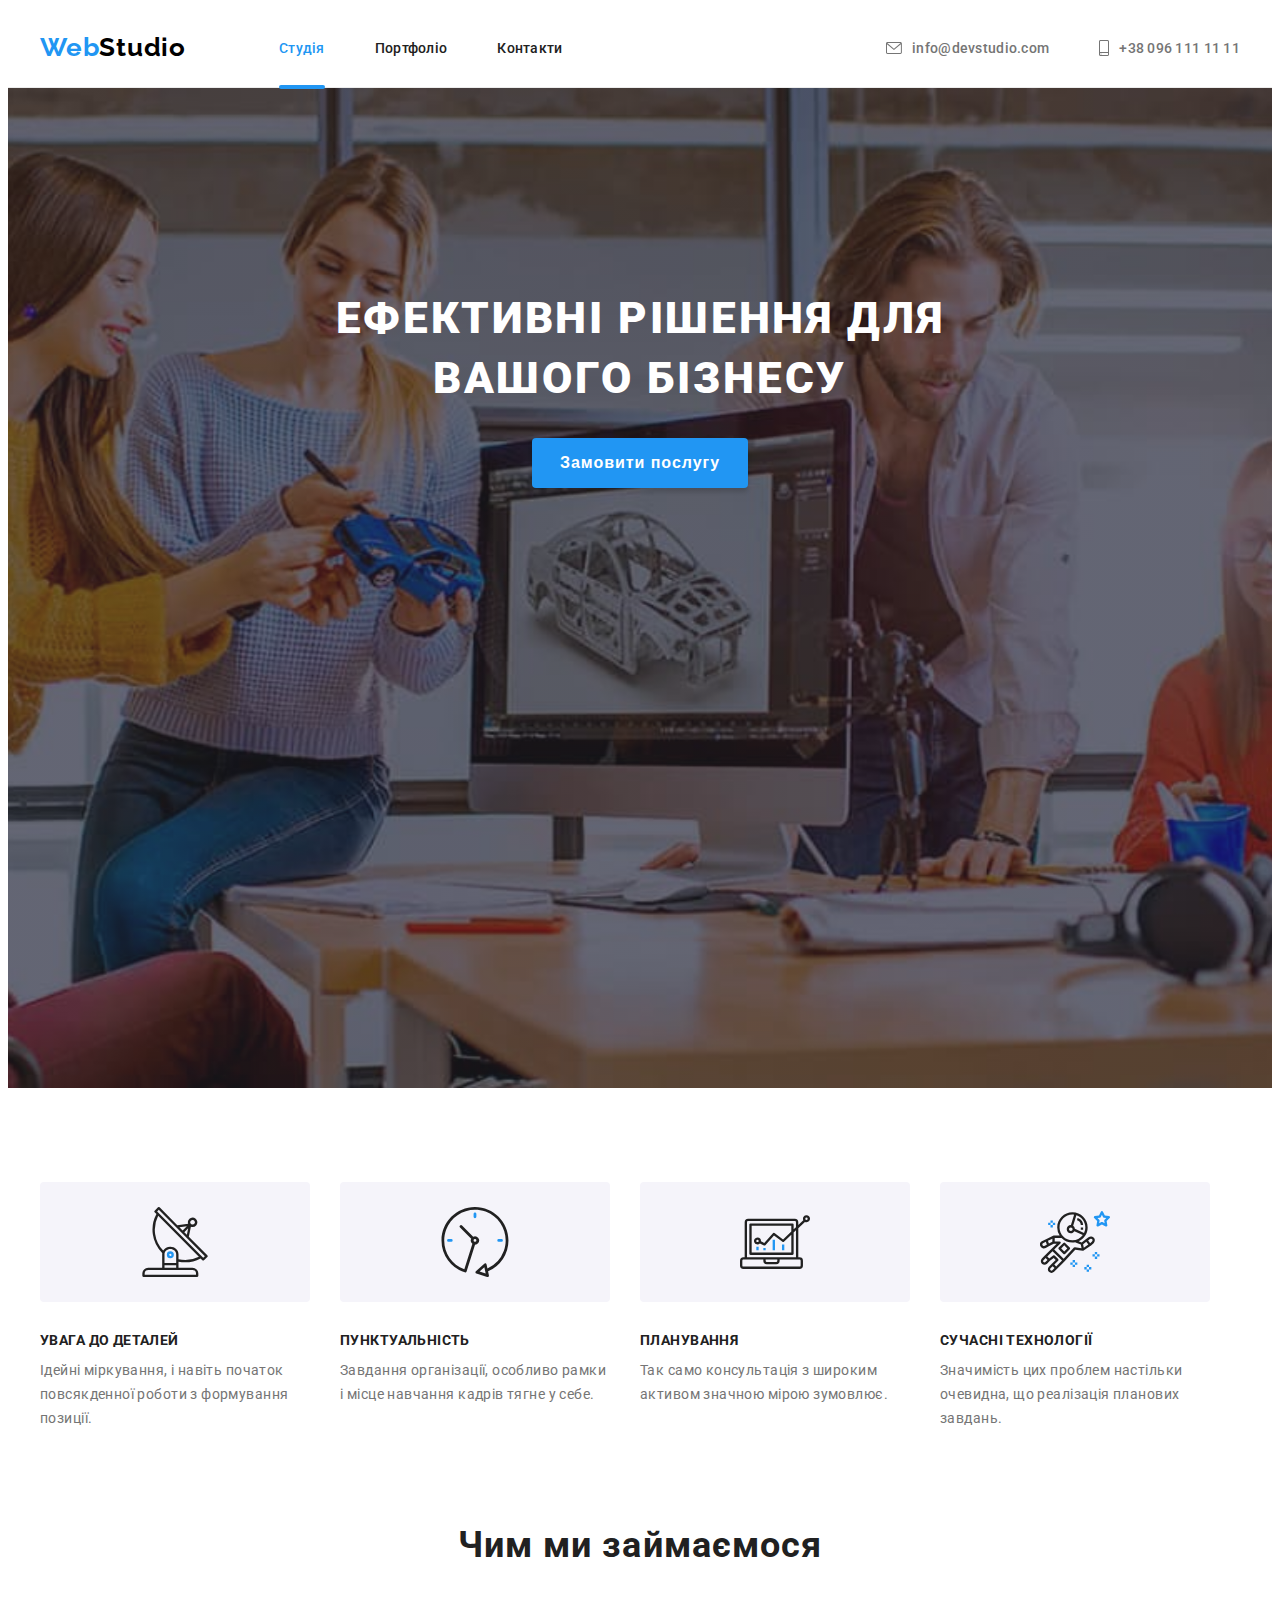
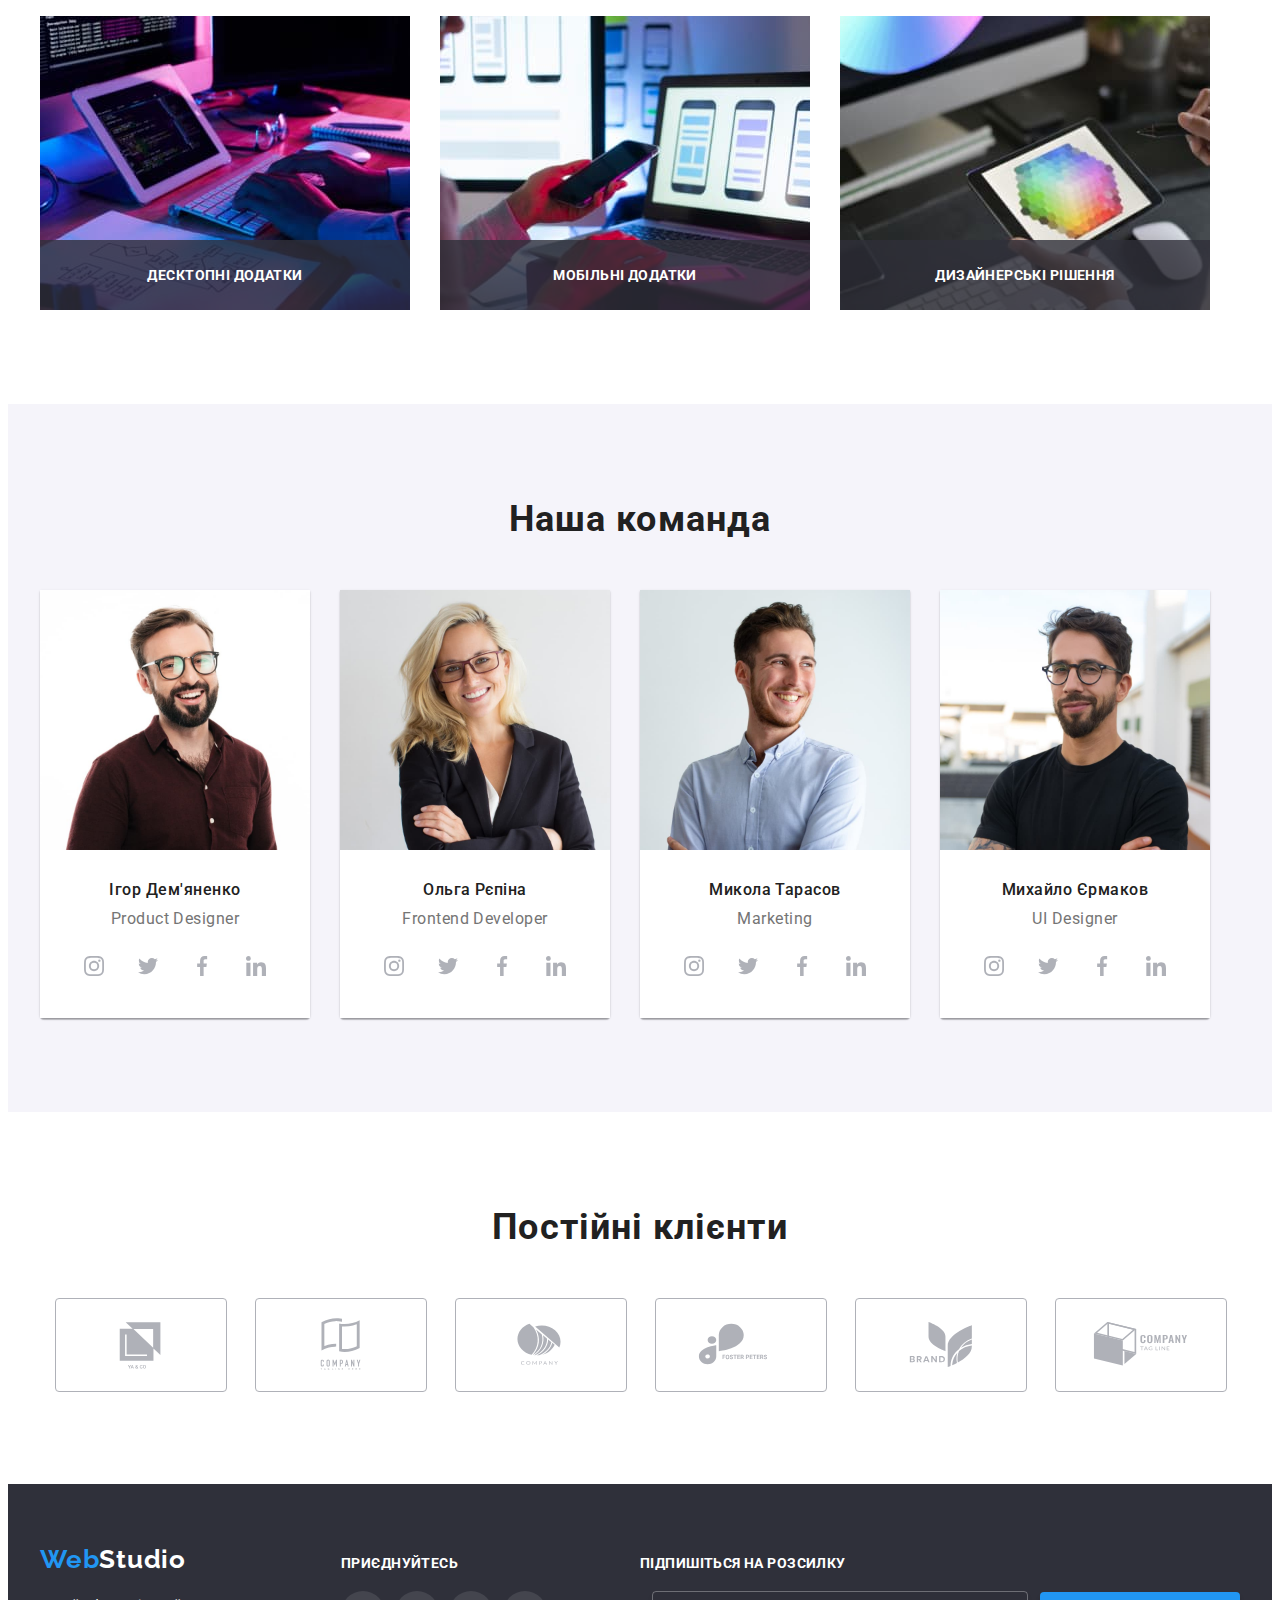
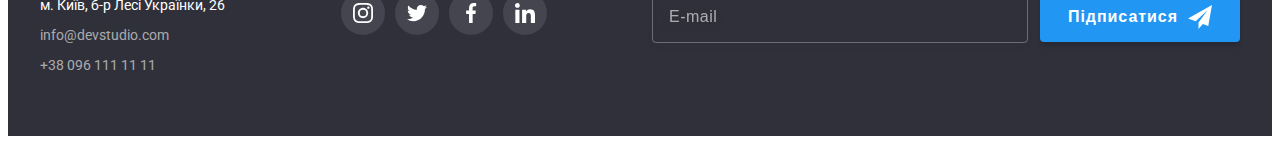
<file: index.html>
<!DOCTYPE html>
<html lang="uk">
  <head>
    <meta charset="UTF-8" />
    <meta http-equiv="X-UA-Compatible" content="IE=edge" />
    <meta name="viewport" content="width=device-width, initial-scale=1.0" />
    <title>Студія</title>
    <!-- Стилі -->
    <link
      href="https://fonts.googleapis.com/css2?family=Raleway:wght@700&family=Roboto:wght@400;500;700;900&display=swap"
      rel="stylesheet"
    />
    <!-- Нормалізатор -->
    <link
      rel="stylesheet"
      href="https://cdnjs.cloudflare.com/ajax/libs/modern-normalize/1.1.0/modern-normalize.min.css"
      integrity="sha512-wpPYUAdjBVSE4KJnH1VR1HeZfpl1ub8YT/NKx4PuQ5NmX2tKuGu6U/JRp5y+Y8XG2tV+wKQpNHVUX03MfMFn9Q=="
      crossorigin="anonymous"
      referrerpolicy="no-referrer"
    />
    <!-- Стилі -->
    <link rel="stylesheet" href="./css/main.min.css" />
  </head>

  <body>
    <!-- HEADER -->
    <header class="header">
      <div class="header__container container">
        <!-- prettier-ignore -->
        <a href="" lang="en" class="logo header__logo">Web<span class="logo__part logo__part--dark">Studio</span></a>
        <nav class="header__nav">
          <ul class="list nav-list">
            <li class="nav-list__item">
              <a href="" class="nav-list__link link nav-list__link--current">Студія</a>
            </li>
            <li class="nav-list__item">
              <a href="./portfolio.html" class="nav-list__link link">Портфоліо</a>
            </li>
            <li class="nav-list__item"><a href="" class="nav-list__link link">Контакти</a></li>
          </ul>
        </nav>
        <div class="header__group">
          <a href="mailto:info@devstudio.com" class="link header__contacts">
            <svg class="header__icon-contacts" width="16px" height="12px">
              <use href="./images/icons.svg#icon-envelope"></use>
            </svg>
            info@devstudio.com
          </a>
          <a href="tel:+380961111111" class="link header__contacts">
            <svg class="header__icon-contacts" width="10px" height="16px">
              <use href="./images/icons.svg#icon-smartphone"></use>
            </svg>
            +38 096 111 11 11
          </a>
        </div>
      </div>
    </header>
    <main>
      <!-- HERO -->
      <section class="hero">
        <h1 class="hero__heading">Ефективні рішення для вашого бізнесу</h1>
        <button type="button" class="button hero__button" data-modal-open>Замовити послугу</button>
      </section>
      <!-- Особливості роботи -->
      <section class="section">
        <div class="container">
          <h2 class="title section__title visually-hidden">
            корпоративні принципи роботи компанії
          </h2>
          <ul class="list feature-list">
            <li class="feature-list__item">
              <div class="feature-list__image">
                <svg class="feature-list__icon" width="70" height="70">
                  <use href="./images/icons.svg#icon-antenna"></use>
                </svg>
              </div>
              <h3 class="feature-list__title">УВАГА ДО ДЕТАЛЕЙ</h3>
              <p class="feature-list__text">
                Ідейні міркування, і навіть початок повсякденної роботи з формування позиції.
              </p>
            </li>
            <li class="feature-list__item">
              <div class="feature-list__image">
                <svg class="feature-list__icon" width="70" height="70">
                  <use href="./images/icons.svg#icon-clock"></use>
                </svg>
              </div>
              <h3 class="feature-list__title">ПУНКТУАЛЬНІСТЬ</h3>
              <p class="feature-list__text">
                Завдання організації, особливо рамки і місце навчання кадрів тягне у себе.
              </p>
            </li>
            <li class="feature-list__item">
              <div class="feature-list__image">
                <svg class="feature-list__icon" width="70" height="70">
                  <use href="./images/icons.svg#icon-diagram"></use>
                </svg>
              </div>
              <h3 class="feature-list__title">ПЛАНУВАННЯ</h3>
              <p class="feature-list__text">
                Так само консультація з широким активом значною мірою зумовлює.
              </p>
            </li>
            <li class="feature-list__item">
              <div class="feature-list__image">
                <svg class="feature-list__icon" width="70" height="70">
                  <use href="./images/icons.svg#icon-astronaut"></use>
                </svg>
              </div>
              <h3 class="feature-list__title">СУЧАСНІ ТЕХНОЛОГІЇ</h3>
              <p class="feature-list__text">
                Значимість цих проблем настільки очевидна, що реалізація планових завдань.
              </p>
            </li>
          </ul>
        </div>
      </section>
      <!-- Зміст роботи -->
      <section class="section section--not-padding">
        <div class="container">
          <h2 class="title section__title">Чим ми займаємося</h2>
          <ul class="list work-list">
            <li class="work-list__item">
              <img src="./images/img-gallery1.jpg" alt="наша робота" width="370" height="294" />
              <div class="work-list__overlay">
                <p class="work-list__text">Десктопні додатки</p>
              </div>
            </li>
            <li class="work-list__item">
              <img src="./images/img-gallery2.jpg" alt="наша робота" width="370" height="294" />
              <div class="work-list__overlay">
                <p class="work-list__text">Мобільні додатки</p>
              </div>
            </li>
            <li class="work-list__item">
              <img src="./images/img-gallery3.jpg" alt="наша робота" width="370" height="294" />
              <div class="work-list__overlay">
                <p class="work-list__text">Дизайнерські рішення</p>
              </div>
            </li>
          </ul>
        </div>
      </section>
      <!-- Команда -->
      <section class="section section--dark">
        <div class="container">
          <h2 class="title section__title">Наша команда</h2>
          <ul class="list team-list">
            <li class="team-list__item">
              <div class="team-card">
                <img
                  src="./images/product-designer.jpg"
                  alt="продукт дизайнер"
                  width="270"
                  height="260"
                />
                <div class="team-card__caption">
                  <h4 class="team-card__name">Ігор Дем'яненко</h4>
                  <p class="team-card__job-title" lang="en">Product Designer</p>
                  <ul class="socials list">
                    <li class="socials__item">
                      <a
                        class="socials__link link"
                        href="https://instagram.com"
                        target="_blank"
                        rel="noopener noreferrer nofollow"
                        aria-label="Іконка інстаграм"
                      >
                        <svg class="socials__icon" width="20" height="20">
                          <use href="./images/icons.svg#icon-instagram"></use>
                        </svg>
                      </a>
                    </li>
                    <li class="socials__item">
                      <a
                        class="socials__link link"
                        href="https://twitter.com"
                        target="_blank"
                        rel="noopener noreferrer nofollow"
                        aria-label="Іконка твітер"
                      >
                        <svg class="socials__icon" width="20" height="20">
                          <use href="./images/icons.svg#icon-twitter"></use>
                        </svg>
                      </a>
                    </li>
                    <li class="socials__item">
                      <a
                        class="socials__link link"
                        href="https://facebook.com"
                        target="_blank"
                        rel="noopener noreferrer nofollow"
                        aria-label="Іконка фейсбук"
                      >
                        <svg class="socials__icon" width="20" height="20">
                          <use href="./images/icons.svg#icon-facebook"></use>
                        </svg>
                      </a>
                    </li>
                    <li class="socials__item">
                      <a
                        class="socials__link link"
                        href="https://linkedin.com"
                        target="_blank"
                        rel="noopener noreferrer nofollow"
                        aria-label="Іконка лінкедін"
                      >
                        <svg class="socials__icon" width="20" height="20">
                          <use href="./images/icons.svg#icon-linkedin"></use>
                        </svg>
                      </a>
                    </li>
                  </ul>
                </div>
              </div>
            </li>
            <li class="team-list__item">
              <div class="team-card">
                <img
                  src="./images/frontend-developer.jpg"
                  alt="фронтенд розробник"
                  width="270"
                  height="260"
                />
                <div class="team-card__caption">
                  <h4 class="team-card__name">Ольга Рєпіна</h4>
                  <p class="team-card__job-title" lang="en">Frontend Developer</p>
                  <ul class="socials list">
                    <li class="socials__item">
                      <a
                        class="socials__link link"
                        href="https://instagram.com"
                        target="_blank"
                        rel="noopener noreferrer nofollow"
                        aria-label="Іконка інстаграм"
                      >
                        <svg class="socials__icon" width="20" height="20">
                          <use href="./images/icons.svg#icon-instagram"></use>
                        </svg>
                      </a>
                    </li>
                    <li class="socials__item">
                      <a
                        class="socials__link link"
                        href="https://twitter.com"
                        target="_blank"
                        rel="noopener noreferrer nofollow"
                        aria-label="Іконка твітер"
                      >
                        <svg class="socials__icon" width="20" height="20">
                          <use href="./images/icons.svg#icon-twitter"></use>
                        </svg>
                      </a>
                    </li>
                    <li class="socials__item">
                      <a
                        class="socials__link link"
                        href="https://facebook.com"
                        target="_blank"
                        rel="noopener noreferrer nofollow"
                        aria-label="Іконка фейсбук"
                      >
                        <svg class="socials__icon" width="20" height="20">
                          <use href="./images/icons.svg#icon-facebook"></use>
                        </svg>
                      </a>
                    </li>
                    <li class="socials__item">
                      <a
                        class="socials__link link"
                        href="https://linkedin.com"
                        target="_blank"
                        rel="noopener noreferrer nofollow"
                        aria-label="Іконка лінкедін"
                      >
                        <svg class="socials__icon" width="20" height="20">
                          <use href="./images/icons.svg#icon-linkedin"></use>
                        </svg>
                      </a>
                    </li>
                  </ul>
                </div>
              </div>
            </li>
            <li class="team-list__item">
              <div class="team-card">
                <img src="./images/marketing.jpg" alt="маркетолог" width="270" height="260" />
                <div class="team-card__caption">
                  <h4 class="team-card__name">Микола Тарасов</h4>
                  <p class="team-card__job-title" lang="en">Marketing</p>

                  <ul class="socials list">
                    <li class="socials__item">
                      <a
                        class="socials__link link"
                        href="https://instagram.com"
                        target="_blank"
                        rel="noopener noreferrer nofollow"
                        aria-label="Іконка інстаграм"
                      >
                        <svg class="socials__icon" width="20" height="20">
                          <use href="./images/icons.svg#icon-instagram"></use>
                        </svg>
                      </a>
                    </li>
                    <li class="socials__item">
                      <a
                        class="socials__link link"
                        href="https://twitter.com"
                        target="_blank"
                        rel="noopener noreferrer nofollow"
                        aria-label="Іконка твітер"
                      >
                        <svg class="socials__icon" width="20" height="20">
                          <use href="./images/icons.svg#icon-twitter"></use>
                        </svg>
                      </a>
                    </li>
                    <li class="socials__item">
                      <a
                        class="socials__link link"
                        href="https://facebook.com"
                        target="_blank"
                        rel="noopener noreferrer nofollow"
                        aria-label="Іконка фейсбук"
                      >
                        <svg class="socials__icon" width="20" height="20">
                          <use href="./images/icons.svg#icon-facebook"></use>
                        </svg>
                      </a>
                    </li>
                    <li class="socials__item">
                      <a
                        class="socials__link link"
                        href="https://linkedin.com"
                        target="_blank"
                        rel="noopener noreferrer nofollow"
                        aria-label="Іконка лінкедін"
                      >
                        <svg class="socials__icon" width="20" height="20">
                          <use href="./images/icons.svg#icon-linkedin"></use>
                        </svg>
                      </a>
                    </li>
                  </ul>
                </div>
              </div>
            </li>
            <li class="team-list__item">
              <div class="team-card">
                <img src="./images/ul-designer.jpg" alt="ул дизайнер" width="270" height="260" />
                <div class="team-card__caption">
                  <h4 class="team-card__name">Михайло Єрмаков</h4>
                  <p class="team-card__job-title" lang="en">UI Designer</p>

                  <ul class="socials list">
                    <li class="socials__item">
                      <a
                        class="socials__link link"
                        href="https://instagram.com"
                        target="_blank"
                        rel="noopener noreferrer nofollow"
                        aria-label="Іконка інстаграм"
                      >
                        <svg class="socials__icon" width="20" height="20">
                          <use href="./images/icons.svg#icon-instagram"></use>
                        </svg>
                      </a>
                    </li>
                    <li class="socials__item">
                      <a
                        class="socials__link link"
                        href="https://twitter.com"
                        target="_blank"
                        rel="noopener noreferrer nofollow"
                        aria-label="Іконка твітер"
                      >
                        <svg class="socials__icon" width="20" height="20">
                          <use href="./images/icons.svg#icon-twitter"></use>
                        </svg>
                      </a>
                    </li>
                    <li class="socials__item">
                      <a
                        class="socials__link link"
                        href="https://facebook.com"
                        target="_blank"
                        rel="noopener noreferrer nofollow"
                        aria-label="Іконка фейсбук"
                      >
                        <svg class="socials__icon" width="20" height="20">
                          <use href="./images/icons.svg#icon-facebook"></use>
                        </svg>
                      </a>
                    </li>
                    <li class="socials__item">
                      <a
                        class="socials__link link"
                        href="https://linkedin.com"
                        target="_blank"
                        rel="noopener noreferrer nofollow"
                        aria-label="Іконка лінкедін"
                      >
                        <svg class="socials__icon" width="20" height="20">
                          <use href="./images/icons.svg#icon-linkedin"></use>
                        </svg>
                      </a>
                    </li>
                  </ul>
                </div>
              </div>
            </li>
          </ul>
        </div>
      </section>
      <!-- Постійні клієнти -->
      <section class="section">
        <div class="container">
          <h2 class="title section__title">Постійні клієнти</h2>
          <ul class="clients-list list">
            <li class="clients-list__item">
              <a
                class="clients-list__link link"
                href=""
                target="_blank"
                rel="noopener noreferrer nofollow"
                aria-label="клієнт 1"
              >
                <svg class="clients-list__icon" width="106" height="60">
                  <use href="./images/icons.svg#icon-client1"></use>
                </svg>
              </a>
            </li>
            <li class="clients-list__item">
              <a
                class="clients-list__link link"
                href=""
                target="_blank"
                rel="noopener noreferrer nofollow"
                aria-label="клієнт 2"
              >
                <svg class="clients-list__icon" width="106" height="60">
                  <use href="./images/icons.svg#icon-client2"></use>
                </svg>
              </a>
            </li>
            <li class="clients-list__item">
              <a
                class="clients-list__link link"
                href=""
                target="_blank"
                rel="noopener noreferrer nofollow"
                aria-label="клієнт 3"
              >
                <svg class="clients-list__icon" width="106" height="60">
                  <use href="./images/icons.svg#icon-client3"></use>
                </svg>
              </a>
            </li>
            <li class="clients-list__item">
              <a
                class="clients-list__link link"
                href=""
                target="_blank"
                rel="noopener noreferrer nofollow"
                aria-label="клієнт 4"
              >
                <svg class="clients-list__icon" width="106" height="60">
                  <use href="./images/icons.svg#icon-client4"></use>
                </svg>
              </a>
            </li>
            <li class="clients-list__item">
              <a
                class="clients-list__link link"
                href=""
                target="_blank"
                rel="noopener noreferrer nofollow"
                aria-label="клієнт 5"
              >
                <svg class="clients-list__icon" width="106" height="60">
                  <use href="./images/icons.svg#icon-client5"></use>
                </svg>
              </a>
            </li>
            <li class="clients-list__item">
              <a
                class="clients-list__link link"
                href=""
                target="_blank"
                rel="noopener noreferrer nofollow"
                aria-label="клієнт 6"
              >
                <svg class="clients-list__icon" width="106" height="60">
                  <use href="./images/icons.svg#icon-client6"></use>
                </svg>
              </a>
            </li>
          </ul>
        </div>
      </section>
    </main>
    <!-- Футер -->
    <footer class="footer">
      <div class="container footer__container">
        <div class="footer__address">
          <!-- prettier-ignore -->
          <a href="" lang="en" class="logo footer__logo">Web<span class="logo__part logo__part--light">Studio</span></a>
          <address>
            <ul class="address__list list">
              <li class="address__item">
                <a
                  href="https://goo.gl/maps/GXKJQdvFJzr9G8gM8"
                  target="_blank"
                  rel="noopener noreferrer nofollow"
                  class="link address__link address__link--white"
                >
                  м. Київ, б-р Лесі Українки, 26
                </a>
              </li>
              <li class="address__item">
                <a href="mailto:info@devstudio.com" class="link address__link"
                  >info@devstudio.com</a
                >
              </li>
              <li class="address__item">
                <a href="tel:+380961111111" class="link address__link">+38 096 111 11 11</a>
              </li>
            </ul>
          </address>
        </div>
        <div class="footer__socials">
          <h3 class="footer__title">приєднуйтесь</h3>
          <ul class="socials list">
            <li class="socials__item">
              <a
                class="socials__link socials__link--dark link"
                href="https://instagram.com"
                target="_blank"
                rel="noopener noreferrer nofollow"
                aria-label="Іконка інстаграм"
              >
                <svg class="socials__icon socials__icon--white" width="20" height="20">
                  <use href="./images/icons.svg#icon-instagram"></use>
                </svg>
              </a>
            </li>
            <li class="socials__item">
              <a
                class="socials__link socials__link--dark link"
                href="https://twitter.com"
                target="_blank"
                rel="noopener noreferrer nofollow"
                aria-label="Іконка твітер"
              >
                <svg class="socials__icon socials__icon--white" width="20" height="20">
                  <use href="./images/icons.svg#icon-twitter"></use>
                </svg>
              </a>
            </li>
            <li class="socials__item">
              <a
                class="socials__link socials__link--dark link"
                href="https://facebook.com"
                target="_blank"
                rel="noopener noreferrer nofollow"
                aria-label="Іконка фейсбук"
              >
                <svg class="socials__icon socials__icon--white" width="20" height="20">
                  <use href="./images/icons.svg#icon-facebook"></use>
                </svg>
              </a>
            </li>
            <li class="socials__item">
              <a
                class="socials__link socials__link--dark link"
                href="https://linkedin.com"
                target="_blank"
                rel="noopener noreferrer nofollow"
                aria-label="Іконка лінкедін"
              >
                <svg class="socials__icon socials__icon--white" width="20" height="20">
                  <use href="./images/icons.svg#icon-linkedin"></use>
                </svg>
              </a>
            </li>
          </ul>
        </div>
        <div class="footer__subscription">
          <h3 class="footer__title">Підпишіться на розсилку</h3>
          <form class="subscription">
            <input class="subscription__field" type="email" name="email" placeholder="E-mail" />
            <button class="subscription__button button" type="submit">
              Підписатися
              <svg class="subscription__icon" width="24" height="24">
                <use href="./images/icons.svg#icon-send"></use>
              </svg>
            </button>
          </form>
        </div>
      </div>
    </footer>
    <!-- Модальне вікно -->
    <div class="backdrop is-hidden" data-modal>
      <div class="modal">
        <button class="modal__btn" data-modal-close>
          <svg class="modal__icon" width="18" height="18">
            <use href="./images/icons.svg#icon-close"></use>
          </svg>
        </button>
        <span class="modal__title">Залиште свої дані, ми вам передзвонимо</span>
        <form class="modal-form">
          <div class="modal-form__group" role="group">
            <label class="modal-form__label" for="user_name">Ім'я</label>
            <div class="modal-form__wrapper">
              <input class="modal-form__field" type="text" name="name" id="user_name" required />
              <svg class="modal-form__icon" width="18" height="18">
                <use href="./images/icons.svg#icon-person-black"></use>
              </svg>
            </div>
            <label class="modal-form__label" for="user_phone">Телефон</label>
            <div class="modal-form__wrapper">
              <input class="modal-form__field" type="tel" name="phone" id="user_phone" required />
              <svg class="modal-form__icon" width="18" height="18">
                <use href="./images/icons.svg#icon-phone-black"></use>
              </svg>
            </div>
            <label class="modal-form__label" for="user_mail">Пошта</label>
            <div class="modal-form__wrapper">
              <input class="modal-form__field" type="email" name="email" id="user_mail" required />
              <svg class="modal-form__icon" width="18" height="18">
                <use href="./images/icons.svg#icon-email-black"></use>
              </svg>
            </div>
            <label class="modal-form__label" for="user_comment">Коментар</label>
            <textarea
              class="modal-form__comment"
              name="comment"
              id="user_comment"
              rows="10"
              placeholder="Введіть текст"
            ></textarea>
          </div>
          <div class="modal-form__agreement">
            <input
              class="modal-form__checkbox"
              type="checkbox"
              name="agreement"
              id="user_agreement"
            />
            <label class="modal-form__text" for="user_agreement">
              Погоджуюся з розсилкою та приймаю
              <a href="" class="modal-form__link">Умови договору</a>
            </label>
          </div>
          <button class="modal-form__button button" type="submit">Відправити</button>
        </form>
      </div>
    </div>
    <script src="./js/modal.js"></script>
  </body>
</html>
</file>
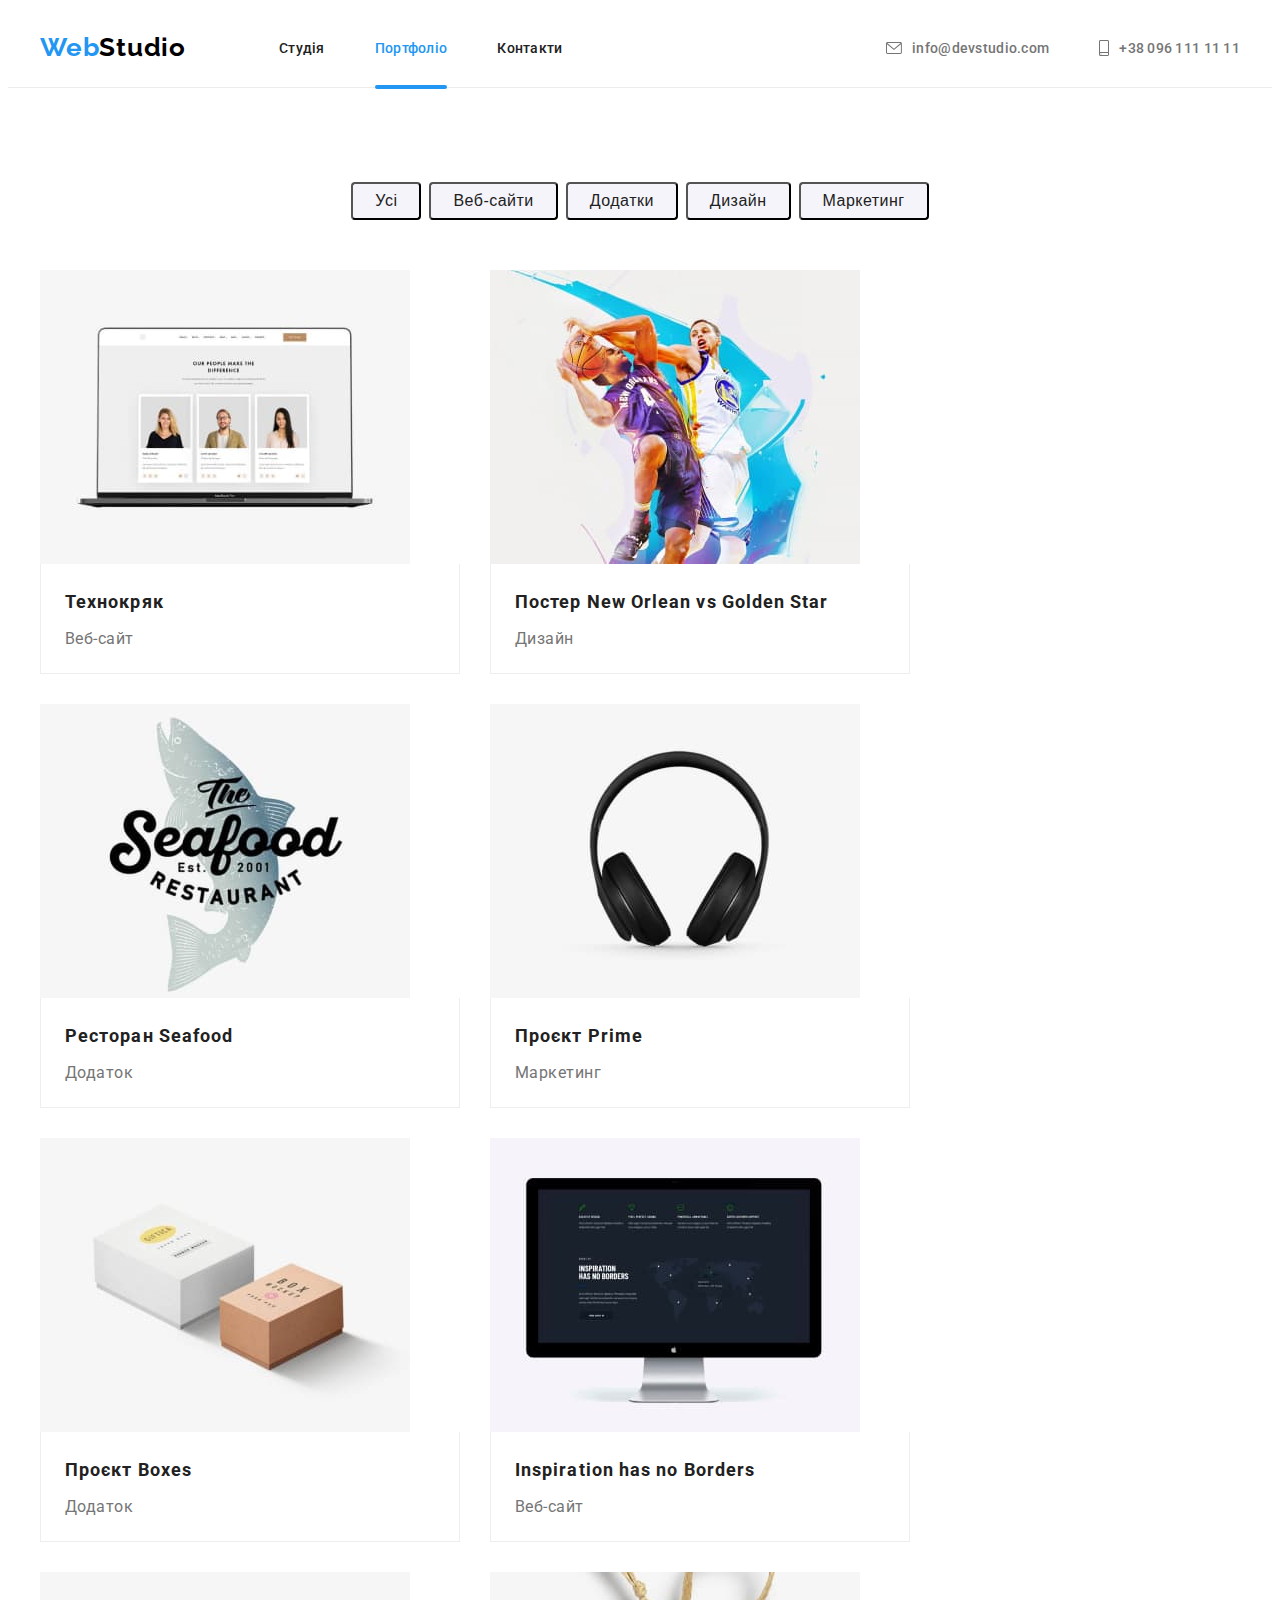
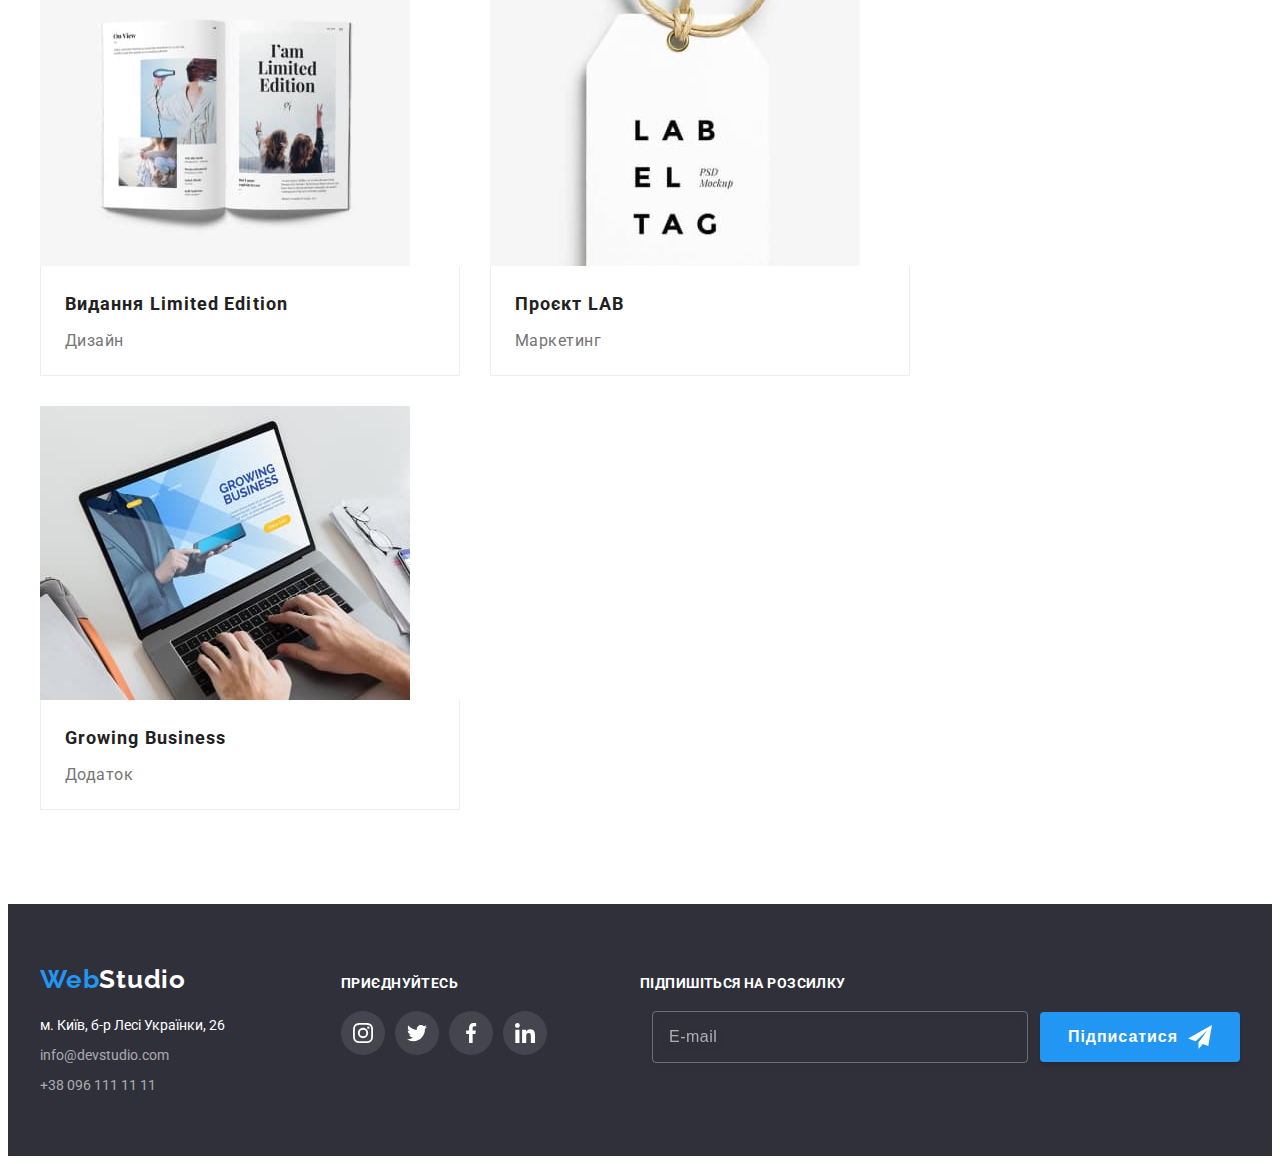
<file: portfolio.html>
<!DOCTYPE html>
<html lang="uk">
  <head>
    <meta charset="UTF-8" />
    <meta http-equiv="X-UA-Compatible" content="IE=edge" />
    <meta name="viewport" content="width=device-width, initial-scale=1.0" />
    <title>Портфоліо</title>
    <!-- Стилі -->
    <link
      href="https://fonts.googleapis.com/css2?family=Raleway:wght@700&family=Roboto:wght@400;500;700;900&display=swap"
      rel="stylesheet"
    />
    <!-- Нормалізатор -->
    <link
      rel="stylesheet"
      href="https://cdnjs.cloudflare.com/ajax/libs/modern-normalize/1.1.0/modern-normalize.min.css"
      integrity="sha512-wpPYUAdjBVSE4KJnH1VR1HeZfpl1ub8YT/NKx4PuQ5NmX2tKuGu6U/JRp5y+Y8XG2tV+wKQpNHVUX03MfMFn9Q=="
      crossorigin="anonymous"
      referrerpolicy="no-referrer"
    />
    <!-- Стилі -->
    <link rel="stylesheet" href="./css/main.min.css" />
      </head>
  <body>
    <!-- HEADER -->
    <header class="header">
      <div class="header__container container">
        <!-- prettier-ignore -->
        <a href="" lang="en" class="logo header__logo">Web<span class="logo__part logo__part--dark">Studio</span></a>
        <nav class="header__nav">
          <ul class="list nav-list">
            <li class="nav-list__item">
              <a href="./index.html" class="nav-list__link link">Студія</a>
            </li>
            <li class="nav-list__item">
              <a href="" class="nav-list__link link nav-list__link--current">Портфоліо</a>
            </li>
            <li class="nav-list__item"><a href="" class="nav-list__link link">Контакти</a></li>
          </ul>
        </nav>
        <div class="header__group">
          <a href="mailto:info@devstudio.com" class="link header__contacts">
            <svg class="header__icon-contacts" width="16px" height="12px">
              <use href="./images/icons.svg#icon-envelope"></use>
            </svg>
            info@devstudio.com
          </a>
          <a href="tel:+380961111111" class="link header__contacts">
            <svg class="header__icon-contacts" width="10px" height="16px">
              <use href="./images/icons.svg#icon-smartphone"></use>
            </svg>
            +38 096 111 11 11
          </a>
        </div>
      </div>
    </header>
    <main>
      <section class="section">
        <div class="container">
          <h2 class="title section__title visually-hidden">Портфоліо</h1>
          <!-- Фільтр -->
          <ul class="filter list">
            <li><button class="filter__button" type="button">Усі</button></li>
            <li><button class="filter__button" type="button">Веб-сайти</button></li>
            <li><button class="filter__button" type="button">Додатки</button></li>
            <li><button class="filter__button" type="button">Дизайн</button></li>
            <li><button class="filter__button" type="button">Маркетинг</button></li>
          </ul>
          <!-- Проекти -->
          <ul class="portfolio-list list">
            <li class="portfolio-list__item">
              <div class="project">
                <div class="project__thumb">
                  <img src="./images/techno.jpg" alt="вебсайт технокряк" width="370" height="294" />
                  <div class="project__overlay">
                    <p class="project__overlay-text">
                      Ресурс пропонує комплексні пропозиції з різним рівнем функціоналу та сервісів.
                      Все це дозволить відвідувачу отримати вичерпні відомості про компанію чи
                      приватну особу.
                    </p>
                  </div>
                </div>
                <div class="project__name">
                  <h2 class="project__title">Технокряк</h2>
                  <p class="project__text">Веб-сайт</p>
                </div>
              </div>
            </li>
            <li class="portfolio-list__item">
              <div class="project">
                <div class="project__thumb">
                  <img
                    src="./images/basket.jpg"
                    alt="постер баскетбольного матчу"
                    width="370"
                    height="294"
                  />
                  <div class="project__overlay">
                    <p class="project__overlay-text">
                      Ресурс пропонує комплексні пропозиції з різним рівнем функціоналу та сервісів.
                      Все це дозволить відвідувачу отримати вичерпні відомості про компанію чи
                      приватну особу.
                    </p>
                  </div>
                </div>
                <div class="project__name">
                  <h2 class="project__title">
                    Постер
                    <span lang="en">New Orlean vs Golden Star</span>
                  </h2>
                  <p class="project__text">Дизайн</p>
                </div>
              </div>
            </li>
            <li class="portfolio-list__item">
              <div class="project">
                <div class="project__thumb">
                  <img
                    src="./images/seafood.jpg"
                    alt="додаток ресторан сайфуд"
                    width="370"
                    height="294"
                  />
                  <div class="project__overlay">
                    <p class="project__overlay-text">
                      Ресурс пропонує комплексні пропозиції з різним рівнем функціоналу та сервісів.
                      Все це дозволить відвідувачу отримати вичерпні відомості про компанію чи
                      приватну особу.
                    </p>
                  </div>
                </div>
                <div class="project__name">
                  <h2 class="project__title">
                    Ресторан
                    <span lang="en">Seafood</span>
                  </h2>
                  <p class="project__text">Додаток</p>
                </div>
              </div>
            </li>
            <li class="portfolio-list__item">
              <div class="project">
                <div class="projeck-thumb">
                  <div class="project__thumb">
                    <img
                      src="./images/prime.jpg"
                      alt="маркетинговий проєкт прайм"
                      width="370"
                      height="294"
                    />
                    <div class="project__overlay">
                      <p class="project__overlay-text">
                        Ресурс пропонує комплексні пропозиції з різним рівнем функціоналу та
                        сервісів. Все це дозволить відвідувачу отримати вичерпні відомості про
                        компанію чи приватну особу.
                      </p>
                    </div>
                  </div>
                </div>
                <div class="project__name">
                  <h2 class="project__title">
                    Проєкт
                    <span lang="en">Prime</span>
                  </h2>
                  <p class="project__text">Маркетинг</p>
                </div>
              </div>
            </li>
            <li class="portfolio-list__item">
              <div class="project">
                <div class="project__thumb">
                  <img
                    src="./images/boxes.jpg"
                    alt="додаток проєкт боксес"
                    width="370"
                    height="294"
                  />
                  <div class="project__overlay">
                    <p class="project__overlay-text">
                      Ресурс пропонує комплексні пропозиції з різним рівнем функціоналу та сервісів.
                      Все це дозволить відвідувачу отримати вичерпні відомості про компанію чи
                      приватну особу.
                    </p>
                  </div>
                </div>
                <div class="project__name">
                  <h2 class="project__title">
                    Проєкт
                    <span lang="en">Boxes</span>
                  </h2>
                  <p class="project__text">Додаток</p>
                </div>
              </div>
            </li>
            <li class="portfolio-list__item">
              <div class="project">
                <div class="project__thumb">
                  <img
                    src="./images/borders.jpg"
                    alt="вебсайт натхнення немає кордонів"
                    width="370"
                    height="294"
                  />
                  <div class="project__overlay">
                    <p class="project__overlay-text">
                      Ресурс пропонує комплексні пропозиції з різним рівнем функціоналу та сервісів.
                      Все це дозволить відвідувачу отримати вичерпні відомості про компанію чи
                      приватну особу.
                    </p>
                  </div>
                </div>
                <div class="project__name">
                  <h2 class="project__title" lang="en">Inspiration has no Borders</h2>
                  <p class="project__text">Веб-сайт</p>
                </div>
              </div>
            </li>
            <li class="portfolio-list__item">
              <div class="project">
                <div class="project__thumb">
                  <img
                    src="./images/limited-edition.jpg"
                    alt="дизайн видання обмежена серія"
                    width="370"
                    height="294"
                  />
                  <div class="project__overlay">
                    <p class="project__overlay-text">
                      Ресурс пропонує комплексні пропозиції з різним рівнем функціоналу та сервісів.
                      Все це дозволить відвідувачу отримати вичерпні відомості про компанію чи
                      приватну особу.
                    </p>
                  </div>
                </div>
                <div class="project__name">
                  <h2 class="project__title">
                    Видання
                    <span lang="en">Limited Edition</span>
                  </h2>
                  <p class="project__text">Дизайн</p>
                </div>
              </div>
            </li>
            <li class="portfolio-list__item">
              <div class="project">
                <div class="project__thumb">
                  <img
                    src="./images/lab.jpg"
                    alt="маркетинговий проєкт лаб"
                    width="370"
                    height="294"
                  />
                  <div class="project__overlay">
                    <p class="project__overlay-text">
                      Ресурс пропонує комплексні пропозиції з різним рівнем функціоналу та сервісів.
                      Все це дозволить відвідувачу отримати вичерпні відомості про компанію чи
                      приватну особу.
                    </p>
                  </div>
                </div>
                <div class="project__name">
                  <h2 class="project__title">
                    Проєкт
                    <span lang="en">LAB</span>
                  </h2>
                  <p class="project__text">Маркетинг</p>
                </div>
              </div>
            </li>
            <li class="portfolio-list__item">
              <div class="project">
                <div class="project__thumb">
                  <img
                    src="./images/busines.jpg"
                    alt="додаток зростаючий бізнес"
                    width="370"
                    height="294"
                  />
                  <div class="project__overlay">
                    <p class="project__overlay-text">
                      Ресурс пропонує комплексні пропозиції з різним рівнем функціоналу та сервісів.
                      Все це дозволить відвідувачу отримати вичерпні відомості про компанію чи
                      приватну особу.
                    </p>
                  </div>
                </div>
                <div class="project__name">
                  <h2 class="project__title" lang="en">Growing Business</h2>
                  <p class="project__text">Додаток</p>
                </div>
              </div>
            </li>
          </ul>
        </div>
      </section>
    </main>
     <footer class="footer">
      <div class="container footer__container">
        <div class="footer__address">
          <!-- prettier-ignore -->
          <a href="" lang="en" class="logo footer__logo">Web<span class="logo__part logo__part--light">Studio</span></a>
          <address>
            <ul class="address__list list">
              <li class="address__item">
                <a
                  href="https://goo.gl/maps/GXKJQdvFJzr9G8gM8"
                  target="_blank"
                  rel="noopener noreferrer nofollow"
                  class="link address__link address__link--white"
                >
                  м. Київ, б-р Лесі Українки, 26
                </a>
              </li>
              <li class="address__item">
                <a href="mailto:info@devstudio.com" class="link address__link"
                  >info@devstudio.com</a
                >
              </li>
              <li class="address__item">
                <a href="tel:+380961111111" class="link address__link">+38 096 111 11 11</a>
              </li>
            </ul>
          </address>
        </div>
        <div class="footer__socials">
          <h3 class="footer__title">приєднуйтесь</h3>
          <ul class="socials list">
            <li class="socials__item">
              <a
                class="socials__link socials__link--dark link"
                href="https://instagram.com"
                target="_blank"
                rel="noopener noreferrer nofollow"
                aria-label="Іконка інстаграм"
              >
                <svg class="socials__icon socials__icon--white" width="20" height="20">
                  <use href="./images/icons.svg#icon-instagram"></use>
                </svg>
              </a>
            </li>
            <li class="socials__item">
              <a
                class="socials__link socials__link--dark link"
                href="https://twitter.com"
                target="_blank"
                rel="noopener noreferrer nofollow"
                aria-label="Іконка твітер"
              >
                <svg class="socials__icon socials__icon--white" width="20" height="20">
                  <use href="./images/icons.svg#icon-twitter"></use>
                </svg>
              </a>
            </li>
            <li class="socials__item">
              <a
                class="socials__link socials__link--dark link"
                href="https://facebook.com"
                target="_blank"
                rel="noopener noreferrer nofollow"
                aria-label="Іконка фейсбук"
              >
                <svg class="socials__icon socials__icon--white" width="20" height="20">
                  <use href="./images/icons.svg#icon-facebook"></use>
                </svg>
              </a>
            </li>
            <li class="socials__item">
              <a
                class="socials__link socials__link--dark link"
                href="https://linkedin.com"
                target="_blank"
                rel="noopener noreferrer nofollow"
                aria-label="Іконка лінкедін"
              >
                <svg class="socials__icon socials__icon--white" width="20" height="20">
                  <use href="./images/icons.svg#icon-linkedin"></use>
                </svg>
              </a>
            </li>
          </ul>
        </div>
        <div class="footer__subscription">
          <h3 class="footer__title">Підпишіться на розсилку</h3>
          <form class="subscription">
            <input class="subscription__field" type="email" name="email" placeholder="E-mail" />
            <button class="subscription__button button" type="submit">
              Підписатися
              <svg class="subscription__icon" width="24" height="24">
                <use href="./images/icons.svg#icon-send"></use>
              </svg>
            </button>
          </form>
        </div>
      </div>
    </footer>
  </body>
</html>
</file>
<file: css/main.min.css>
:root{--primary-text-color: #757575;--color-title: #212121;--basic-white-color: #ffffff;--color-accent: #2196f3;--color-black: #000000;--hero-footer-bgc: #2f303a;--contacts-footer-colors: #ffffff99;--secondary-bgc: #f5f4fa;--button-activ-color: #188ce8;--hero-bgc: #c4c4c4;--hero-gradient: #2f303a66;--client-link-color: #afb1b8;--indent: 30px;--anim-time: 250ms;--anim-ft: cubic-bezier(0.4, 0, 0.2, 1)}.visually-hidden{position:absolute;white-space:nowrap;width:1px;height:1px;overflow:hidden;border:0;padding:0;clip:rect(0 0 0 0);-webkit-clip-path:inset(50%);clip-path:inset(50%);margin:-1px}.container{width:1200px;padding-left:15px;padding-right:15px;margin-left:auto;margin-right:auto}.button{display:-webkit-box;display:-ms-flexbox;display:flex;-webkit-box-pack:center;-ms-flex-pack:center;justify-content:center;-webkit-box-align:center;-ms-flex-align:center;align-items:center;width:200px;height:50px;padding:0;font-weight:700;font-size:16px;line-height:1.875;letter-spacing:.06em;color:var(--basic-white-color);background-color:var(--color-accent);border:none;-webkit-box-shadow:0px 4px 4px rgba(0,0,0,.1490196078);box-shadow:0px 4px 4px rgba(0,0,0,.1490196078);border-radius:4px;cursor:pointer;-webkit-transition-property:background-color;transition-property:background-color;-webkit-transition-duration:var(--anim-time);transition-duration:var(--anim-time);-webkit-transition-timing-function:var(--anim-ft);transition-timing-function:var(--anim-ft)}.button:hover,.button:focus{background-color:var(--button-activ-color)}body{font-family:Roboto,sans-serif;font-size:14px;color:var(--primary-text-color);background-color:var(--basic-white-color)}.title{font-weight:700;font-size:36px;line-height:1.1666666667;text-align:center;letter-spacing:.03em;color:var(--color-title)}h1,h2,h3,h4,h5,h6,p{margin:0}.list{margin:0;padding:0;list-style:none}.link{text-decoration:none;color:currentColor}img{display:block;max-width:100%;height:auto}.header{border-bottom:1px solid #ececec}.header__logo{margin-right:93px}.header__contacts{display:-webkit-box;display:-ms-flexbox;display:flex;-webkit-box-align:center;-ms-flex-align:center;align-items:center;gap:10px;font-weight:500;font-size:14px;line-height:1.1428571429;letter-spacing:.02em;color:var(--primary-text-color);-webkit-transition-property:color;transition-property:color;-webkit-transition-duration:var(--anim-time);transition-duration:var(--anim-time);-webkit-transition-timing-function:var(--anim-ft);transition-timing-function:var(--anim-ft)}.header__icon-contacts{fill:currentColor}.header__contacts:hover,.header__contacts:focus{color:var(--color-accent)}.header__container{display:-webkit-box;display:-ms-flexbox;display:flex;-webkit-box-align:center;-ms-flex-align:center;align-items:center}.header__group{display:-webkit-box;display:-ms-flexbox;display:flex;-webkit-box-align:center;-ms-flex-align:center;align-items:center;gap:50px;margin-left:auto}.header__contacts{padding-top:32px;padding-bottom:31px}.logo{font-weight:700;font-size:26px;line-height:1.1923076923;letter-spacing:.03em;text-decoration:none;color:var(--color-accent);font-family:"Raleway"}.logo__part--dark{color:var(--color-black)}.logo__part--light{color:var(--basic-white-color)}.nav-list__link{position:relative;font-weight:500;font-size:14px;line-height:1.1428571429;letter-spacing:.02em;color:var(--color-title);-webkit-transition-property:color;transition-property:color;-webkit-transition-duration:var(--anim-time);transition-duration:var(--anim-time);-webkit-transition-timing-function:var(--anim-ft);transition-timing-function:var(--anim-ft)}.nav-list__link:hover,.nav-list__link:focus{color:var(--color-accent)}.nav-list__link{padding-top:32px;padding-bottom:31px}.nav-list__link--current{color:var(--color-accent)}.nav-list__link--current::after{position:absolute;bottom:-2px;left:0;content:"";width:100%;height:4px;border-radius:2px;background-color:var(--color-accent)}.nav-list{display:-webkit-box;display:-ms-flexbox;display:flex;-webkit-box-align:center;-ms-flex-align:center;align-items:center;gap:50px}.hero{max-width:1600px;height:600px;padding:200px 0;margin:0 auto;text-align:center;background-color:var(--hero-bgc);background-image:-webkit-gradient(linear, left top, left bottom, from(var(--hero-gradient)), to(var(--hero-gradient))),url(../images/img-bgi.jpg);background-image:linear-gradient(var(--hero-gradient), var(--hero-gradient)),url(../images/img-bgi.jpg);background-repeat:no-repeat;background-size:cover;background-position:center}.hero__heading{width:696px;margin:0 auto 30px;font-weight:900;font-size:44px;line-height:1.3636363636;letter-spacing:.06em;text-transform:uppercase;color:var(--basic-white-color)}.hero__button{width:216px;margin:0 auto}.section{padding-top:94px;padding-bottom:94px}.section--not-padding{padding-top:0;padding-bottom:94px}.section--dark{background-color:var(--secondary-bgc)}.section__title{margin-bottom:50px}.feature-list{display:-webkit-box;display:-ms-flexbox;display:flex}.feature-list__item:not(:last-child){margin-right:30px}.feature-list__title{margin-bottom:10px;font-weight:700;font-size:14px;line-height:1.1428571429;letter-spacing:.03em;text-transform:uppercase;color:var(--color-title)}.feature-list__image{display:-webkit-box;display:-ms-flexbox;display:flex;width:270px;height:120px;-webkit-box-pack:center;-ms-flex-pack:center;justify-content:center;-webkit-box-align:center;-ms-flex-align:center;align-items:center;margin-bottom:30px;background-color:var(--secondary-bgc);border-radius:4px}.feature-list__text{width:270px;line-height:1.7142857143;letter-spacing:.03em}.work-list{display:-webkit-box;display:-ms-flexbox;display:flex;-ms-flex-wrap:wrap;flex-wrap:wrap;gap:var(--indent);--items: 3}.work-list__item{position:relative;-ms-flex-preferred-size:calc(100% - (var(--items) - 1) * var(--indent))/var(--items);flex-basis:calc(100% - (var(--items) - 1) * var(--indent))/var(--items)}.work-list__overlay{position:absolute;bottom:0;display:-webkit-box;display:-ms-flexbox;display:flex;-webkit-box-pack:center;-ms-flex-pack:center;justify-content:center;-webkit-box-align:center;-ms-flex-align:center;align-items:center;width:100%;height:70px;background:rgba(47,48,58,.8)}.work-list__text{font-weight:700;font-size:14px;line-height:1.1428571429;letter-spacing:.03em;text-transform:uppercase;color:var(--basic-white-color)}.team-card{border-radius:0px 0px 4px 4px;-webkit-box-shadow:0px 1px 3px rgba(0,0,0,.12),0px 1px 1px rgba(0,0,0,.14),0px 2px 1px rgba(0,0,0,.2);box-shadow:0px 1px 3px rgba(0,0,0,.12),0px 1px 1px rgba(0,0,0,.14),0px 2px 1px rgba(0,0,0,.2)}.team-card__name{margin-bottom:10px;font-weight:500;font-size:16px;line-height:1.1875;letter-spacing:.03em;color:var(--color-title)}.team-card__job-title{margin-bottom:16px;font-weight:400;font-size:16px;line-height:1.1875;text-align:center;letter-spacing:.03em}.team-card__caption{padding:30px 0;text-align:center;width:270px;background-color:var(--basic-white-color)}.team-list{display:-webkit-box;display:-ms-flexbox;display:flex;-ms-flex-wrap:wrap;flex-wrap:wrap;gap:var(--indent);--items: 4}.team-list__item{-ms-flex-preferred-size:calc(100% - (var(--items) - 1) * var(--indent))/var(--items);flex-basis:calc(100% - (var(--items) - 1) * var(--indent))/var(--items)}.socials{display:-webkit-box;display:-ms-flexbox;display:flex;-webkit-box-pack:center;-ms-flex-pack:center;justify-content:center;-webkit-box-align:center;-ms-flex-align:center;align-items:center;gap:10px}.socials__item{width:44px;height:44px}.socials__link{display:-webkit-box;display:-ms-flexbox;display:flex;-webkit-box-pack:center;-ms-flex-pack:center;justify-content:center;-webkit-box-align:center;-ms-flex-align:center;align-items:center;width:100%;height:100%;color:#afb1b8;background-color:var(--basic-white-color);border-radius:50%;-webkit-transition-property:color,background-color;transition-property:color,background-color;-webkit-transition-duration:var(--anim-time);transition-duration:var(--anim-time);-webkit-transition-timing-function:var(--anim-ft);transition-timing-function:var(--anim-ft)}.socials__link:hover,.socials__link:focus{color:var(--basic-white-color);background-color:#2196f3}.socials__link--dark{background-color:rgba(255,255,255,.1019607843)}.socials__icon{fill:currentColor}.socials__icon--white{fill:var(--basic-white-color)}.clients-list{display:-webkit-box;display:-ms-flexbox;display:flex;-webkit-box-pack:center;-ms-flex-pack:center;justify-content:center;-webkit-box-align:center;-ms-flex-align:center;align-items:center;gap:30px}.clients-list__item{width:170px;height:92px}.clients-list__link{display:-webkit-box;display:-ms-flexbox;display:flex;-webkit-box-pack:center;-ms-flex-pack:center;justify-content:center;-webkit-box-align:center;-ms-flex-align:center;align-items:center;width:100%;height:100%;color:var(--client-link-color);border:1px solid var(--client-link-color);border-radius:4px;-webkit-transition-property:color,border;transition-property:color,border;-webkit-transition-duration:var(--anim-time);transition-duration:var(--anim-time);-webkit-transition-timing-function:var(--anim-ft);transition-timing-function:var(--anim-ft)}.clients-list__link:hover,.clients-list__link:focus{color:var(--color-accent);border:1px solid var(--color-accent)}.clients-list__icon{fill:currentColor}.footer{padding:60px 0;line-height:1.5;background-color:var(--hero-footer-bgc)}.footer__logo{display:inline-block;margin-bottom:20px}.footer__title{margin-bottom:20px;font-weight:700;font-size:14px;line-height:1.1428571429;letter-spacing:.03em;text-transform:uppercase;color:var(--basic-white-color)}.footer__container{display:-webkit-box;display:-ms-flexbox;display:flex;-webkit-box-align:baseline;-ms-flex-align:baseline;align-items:baseline}.footer__address{width:231px;margin-right:70px}.footer__socials{margin-right:93px}.footer__subscription{-webkit-box-flex:1;-ms-flex-positive:1;flex-grow:1}.address__link{font-style:normal;color:var(--contacts-footer-colors);-webkit-transition-property:color;transition-property:color;-webkit-transition-duration:var(--anim-time);transition-duration:var(--anim-time);-webkit-transition-timing-function:var(--anim-ft);transition-timing-function:var(--anim-ft)}.address__link:hover,.address__link:focus{color:var(--color-accent)}.address__item:not(:last-child){margin-bottom:9px}.address__link--white{color:var(--basic-white-color)}.subscription{display:-webkit-box;display:-ms-flexbox;display:flex;-webkit-box-pack:end;-ms-flex-pack:end;justify-content:flex-end;-webkit-box-align:center;-ms-flex-align:center;align-items:center;gap:12px}.subscription__field{display:-webkit-box;display:-ms-flexbox;display:flex;-webkit-box-align:center;-ms-flex-align:center;align-items:center;width:358px;height:50px;padding:0 0 0 16px;font-weight:400;font-size:16px;line-height:1.25;letter-spacing:.03em;color:#fff;background-color:rgba(0,0,0,0);border:1px solid rgba(255,255,255,.3019607843);border-radius:4px;-webkit-filter:drop-shadow(0px 4px 4px rgba(0, 0, 0, 0.1490196078));filter:drop-shadow(0px 4px 4px rgba(0, 0, 0, 0.1490196078));outline:1px solid rgba(0,0,0,0);-webkit-transition-property:border;transition-property:border;-webkit-transition-duration:var(--anim-time);transition-duration:var(--anim-time);-webkit-transition-timing-function:var(--anim-ft);transition-timing-function:var(--anim-ft)}.subscription__field:focus{border:1px solid var(--color-accent)}.subscription__field::-webkit-input-placeholder{font-weight:400;font-size:16px;line-height:1.25;letter-spacing:.03em;color:rgba(255,255,255,.6)}.subscription__field::-moz-placeholder{font-weight:400;font-size:16px;line-height:1.25;letter-spacing:.03em;color:rgba(255,255,255,.6)}.subscription__field:-ms-input-placeholder{font-weight:400;font-size:16px;line-height:1.25;letter-spacing:.03em;color:rgba(255,255,255,.6)}.subscription__field::-ms-input-placeholder{font-weight:400;font-size:16px;line-height:1.25;letter-spacing:.03em;color:rgba(255,255,255,.6)}.subscription__field::placeholder{font-weight:400;font-size:16px;line-height:1.25;letter-spacing:.03em;color:rgba(255,255,255,.6)}.subscription__button{gap:10px}.subscription__icon{fill:var(--basic-white-color)}.filter{display:-webkit-box;display:-ms-flexbox;display:flex;gap:8px;-webkit-box-pack:center;-ms-flex-pack:center;justify-content:center;-webkit-box-align:center;-ms-flex-align:center;align-items:center;margin-bottom:50px}.filter__button{display:-webkit-box;display:-ms-flexbox;display:flex;-webkit-box-pack:center;-ms-flex-pack:center;justify-content:center;-webkit-box-align:center;-ms-flex-align:center;align-items:center;height:38px;padding:0 22px;font-weight:500;font-size:16px;line-height:1.625;letter-spacing:.03em;color:var(--color-title);background-color:var(--secondary-bgc);border-radius:4px;cursor:pointer;-webkit-transition-property:color,background-color,-webkit-box-shadow;transition-property:color,background-color,-webkit-box-shadow;transition-property:color,background-color,box-shadow;transition-property:color,background-color,box-shadow,-webkit-box-shadow;-webkit-transition-duration:var(--anim-time);transition-duration:var(--anim-time);-webkit-transition-timing-function:var(--anim-ft);transition-timing-function:var(--anim-ft)}.filter__button:hover,.filter__button:focus{color:var(--basic-white-color);background-color:var(--color-accent);-webkit-box-shadow:0px 3px 1px rgba(0,0,0,.1019607843),0px 1px 2px rgba(0,0,0,.0784313725),0px 2px 2px rgba(0,0,0,.1215686275);box-shadow:0px 3px 1px rgba(0,0,0,.1019607843),0px 1px 2px rgba(0,0,0,.0784313725),0px 2px 2px rgba(0,0,0,.1215686275)}.portfolio-list{display:-webkit-box;display:-ms-flexbox;display:flex;-ms-flex-wrap:wrap;flex-wrap:wrap;gap:var(--indent);--items: 3}.portfolio-list__item{max-height:404px;-ms-flex-preferred-size:calc(100% - (var(--items) - 1) * var(--indent))/var(--items);flex-basis:calc(100% - (var(--items) - 1) * var(--indent))/var(--items);-webkit-transition-property:-webkit-box-shadow;transition-property:-webkit-box-shadow;transition-property:box-shadow;transition-property:box-shadow, -webkit-box-shadow;-webkit-transition-duration:var(--anim-time);transition-duration:var(--anim-time);-webkit-transition-timing-function:var(--anim-ft);transition-timing-function:var(--anim-ft)}.portfolio-list__item:hover,.portfolio-list__item:focus{-webkit-box-shadow:0px 1px 1px rgba(0,0,0,.1215686275),0px 4px 4px rgba(0,0,0,.0588235294),1px 4px 6px rgba(0,0,0,.1607843137);box-shadow:0px 1px 1px rgba(0,0,0,.1215686275),0px 4px 4px rgba(0,0,0,.0588235294),1px 4px 6px rgba(0,0,0,.1607843137)}.portfolio-list__item:hover .project__overlay{-webkit-transform:translateY(0);transform:translateY(0)}.project__title{margin-bottom:4px;font-weight:700;font-size:18px;line-height:2;letter-spacing:.06em;color:var(--color-title)}.project__name{width:370px;padding:20px 24px 19px;border-right:1px solid #eee;border-bottom:1px solid #eee;border-left:1px solid #eee}.project__text{font-size:16px;line-height:1.875;letter-spacing:.03em}.project__thumb{position:relative;overflow:hidden}.project__overlay{position:absolute;top:0;left:0;display:-webkit-box;display:-ms-flexbox;display:flex;-webkit-box-align:center;-ms-flex-align:center;align-items:center;padding:0 24px;width:100%;height:100%;background:rgba(33,150,243,.9019607843);-webkit-transform:translateY(100%);transform:translateY(100%);-webkit-transition-property:-webkit-transform;transition-property:-webkit-transform;transition-property:transform;transition-property:transform, -webkit-transform;-webkit-transition-duration:var(--anim-time);transition-duration:var(--anim-time);-webkit-transition-timing-function:var(--anim-ft);transition-timing-function:var(--anim-ft);-webkit-user-select:none;-moz-user-select:none;-ms-user-select:none;user-select:none}.project__overlay-text{font-weight:400;font-size:18px;line-height:1.5555555556;letter-spacing:.03em;color:var(--basic-white-color)}.backdrop{position:fixed;top:0;left:0;width:100%;height:100%;background-color:rgba(0,0,0,.2);opacity:1;visibility:visible;-webkit-transition-property:opacity,visibility;transition-property:opacity,visibility;-webkit-transition-duration:var(--anim-time);transition-duration:var(--anim-time);-webkit-transition-timing-function:var(--anim-ft);transition-timing-function:var(--anim-ft)}.backdrop.is-hidden{opacity:0;visibility:hidden;pointer-events:none}.modal{position:absolute;top:50%;left:50%;-webkit-transform:translateX(-50%) translateY(-50%) scale(1);transform:translateX(-50%) translateY(-50%) scale(1);width:528px;height:581px;padding:40px;background:var(--basic-white-color);-webkit-box-shadow:0px 1px 3px rgba(0,0,0,.12),0px 1px 1px rgba(0,0,0,.14),0px 2px 1px rgba(0,0,0,.2);box-shadow:0px 1px 3px rgba(0,0,0,.12),0px 1px 1px rgba(0,0,0,.14),0px 2px 1px rgba(0,0,0,.2);border-radius:4px;-webkit-transition-property:-webkit-transform;transition-property:-webkit-transform;transition-property:transform;transition-property:transform, -webkit-transform;-webkit-transition-duration:var(--anim-time);transition-duration:var(--anim-time);-webkit-transition-timing-function:var(--anim-ft);transition-timing-function:var(--anim-ft)}.backdrop.is-hidden .modal{-webkit-transform:translate(-50%, 75%) scale(0.2);transform:translate(-50%, 75%) scale(0.2)}.modal__btn{position:absolute;top:8px;right:8px;padding:0;display:-webkit-inline-box;display:-ms-inline-flexbox;display:inline-flex;-webkit-box-pack:center;-ms-flex-pack:center;justify-content:center;-webkit-box-align:center;-ms-flex-align:center;align-items:center;width:30px;height:30px;color:rgba(0,0,0,.1019607843);border-radius:50%;background:var(--basic-white-color);border:1px solid rgba(0,0,0,.1019607843);cursor:pointer;-webkit-transition-property:fill;transition-property:fill;-webkit-transition-duration:var(--anim-time);transition-duration:var(--anim-time);-webkit-transition-timing-function:var(--anim-ft);transition-timing-function:var(--anim-ft)}.modal__btn:hover{fill:var(--color-accent)}.modal__btn{fill:#000}.modal__title{display:block;margin-bottom:12px;font-weight:700;font-size:20px;line-height:1.15;letter-spacing:.03em;text-align:center;color:var(--color-title)}.modal-form__label{display:block;margin-bottom:4px;font-size:12px;line-height:1.1666666667;letter-spacing:.01em}.modal-form__wrapper{position:relative;margin-bottom:10px}.modal-form__field{width:100%;height:40px;padding-left:42px;border:1px solid rgba(33,33,33,.2);border-radius:4px;outline:1px solid rgba(0,0,0,0);-webkit-transition-property:border;transition-property:border;-webkit-transition-duration:var(--anim-time);transition-duration:var(--anim-time);-webkit-transition-timing-function:var(--anim-ft);transition-timing-function:var(--anim-ft)}.modal-form__field:focus{border:1px solid var(--color-accent)}.modal-form__icon{position:absolute;top:50%;left:12px;-webkit-transform:translateY(-50%);transform:translateY(-50%);fill:var(--color-title);-webkit-transition-property:fill;transition-property:fill;-webkit-transition-duration:var(--anim-time);transition-duration:var(--anim-time);-webkit-transition-timing-function:var(--anim-ft);transition-timing-function:var(--anim-ft)}.modal-form__field:focus+.modal-form__icon{fill:var(--color-accent)}.modal-form__comment{width:100%;height:120px;padding:12px 16px;margin-bottom:20px;font-size:12px;line-height:1.1666666667;letter-spacing:.01em;color:#212121;border:1px solid rgba(33,33,33,.2);border-radius:4px;outline:1px solid rgba(0,0,0,0);resize:none;-webkit-transition-property:border;transition-property:border;-webkit-transition-duration:var(--anim-time);transition-duration:var(--anim-time);-webkit-transition-timing-function:var(--anim-ft);transition-timing-function:var(--anim-ft)}.modal-form__comment:focus{border:1px solid var(--color-accent)}.modal-form__comment::-webkit-input-placeholder{font-size:12px;line-height:1.1666666667;letter-spacing:.01em;color:rgba(117,117,117,.5019607843)}.modal-form__comment::-moz-placeholder{font-size:12px;line-height:1.1666666667;letter-spacing:.01em;color:rgba(117,117,117,.5019607843)}.modal-form__comment:-ms-input-placeholder{font-size:12px;line-height:1.1666666667;letter-spacing:.01em;color:rgba(117,117,117,.5019607843)}.modal-form__comment::-ms-input-placeholder{font-size:12px;line-height:1.1666666667;letter-spacing:.01em;color:rgba(117,117,117,.5019607843)}.modal-form__comment::placeholder{font-size:12px;line-height:1.1666666667;letter-spacing:.01em;color:rgba(117,117,117,.5019607843)}.modal-form__agreement{display:-webkit-box;display:-ms-flexbox;display:flex;-webkit-box-pack:center;-ms-flex-pack:center;justify-content:center;-webkit-box-align:center;-ms-flex-align:center;align-items:center;gap:8px;margin-bottom:30px}.modal-form__text{line-height:1.7142857143;letter-spacing:.03em;-webkit-user-select:none;-moz-user-select:none;-ms-user-select:none;user-select:none}.modal-form__checkbox{-webkit-appearance:none;-moz-appearance:none;appearance:none;width:16px;height:15px;border:1px solid var(--primary-text-color);border-radius:2px;background-size:0;background-image:url("data:image/svg+xml,%3Csvg width='13' height='10' viewBox='0 0 13 10' fill='none' xmlns='http://www.w3.org/2000/svg'%3E%3Cpath d='M1.95703 4.75166L1.88825 4.68604L1.81923 4.75141L0.93123 5.59258L0.854858 5.66492L0.930974 5.73753L4.42671 9.07236L4.49574 9.1382L4.56476 9.07236L12.069 1.91352L12.1449 1.84116L12.069 1.76881L11.1873 0.927644L11.1183 0.861826L11.0493 0.927611L4.49577 7.17353L1.95703 4.75166Z' fill='white' stroke='white' stroke-width='0.2'/%3E%3C/svg%3E");background-position:center;background-repeat:no-repeat;-webkit-transition-property:border,background-color,background-size;transition-property:border,background-color,background-size;-webkit-transition-duration:var(--anim-time);transition-duration:var(--anim-time);-webkit-transition-timing-function:var(--anim-ft);transition-timing-function:var(--anim-ft)}.modal-form__checkbox:checked{border:rgba(0,0,0,0);background-color:var(--color-accent);background-size:11px 8px}.modal-form__link{line-height:1.7142857143;letter-spacing:.03em;color:var(--color-accent);text-underline-offset:4px}.modal-form__button{margin:0 auto}/*# sourceMappingURL=main.min.css.map */
</file>
